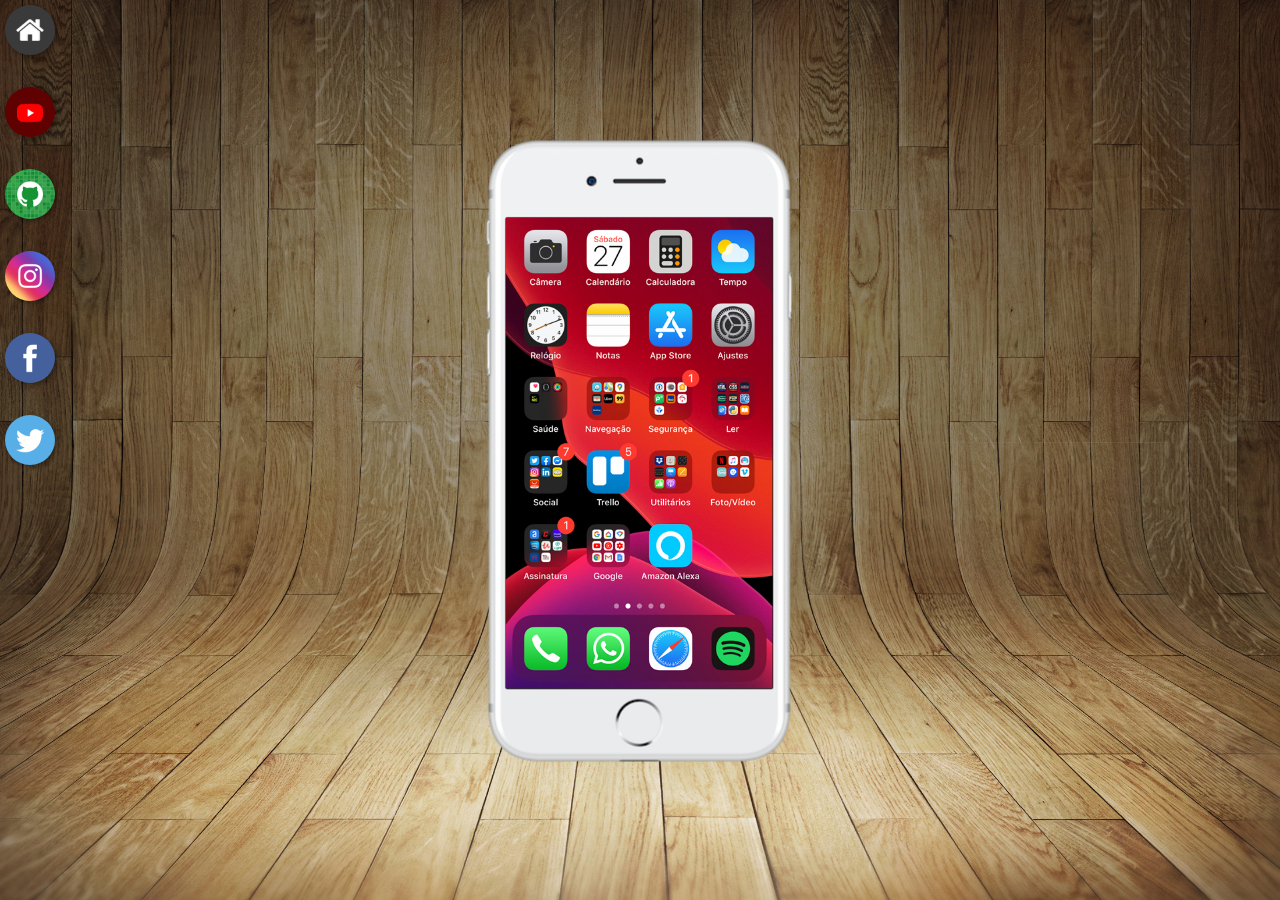
<file: index.html>
<!DOCTYPE html>
<html lang="pt-br">
  <head>
    <meta charset="UTF-8" />
    <meta http-equiv="X-UA-Compatible" content="IE=edge" />
    <meta name="viewport" content="width=device-width, initial-scale=1.0" />
    <link rel="shortcut icon" href="imagens/favicon.ico" type="image/x-icon" />
    <link rel="stylesheet" href="estilos/style.css" />
    <title>Projeto Redes Sociais</title>
  </head>
  <body>
    <!--<MAIN> Será meu conteudo principal e tera (2 <section>)-->
    <main>
      <section id="telefone">
        <iframe src="home.html" name="tela" id="tela" frameborder="0">
          Seu navegador não é compativel com isso.
        </iframe>
      </section>

      <section id="redes-sociais">
        <a href="home.html" target="tela">
          <img src="imagens/imagens/logo-home.jpg" alt="home" /></a
        ><br /><br />
        <a href="youtube.html" target="tela">
          <img src="imagens/imagens/logo-youtube.jpg" alt="youtube" /></a
        ><br /><br />
        <a href="github.html" target="tela">
          <img src="imagens/imagens/logo-github.jpg" alt="github" /></a
        ><br /><br />
        <a href="instagram.html" target="tela">
          <img src="imagens/imagens/logo-instagram.jpg" alt="instagram" /></a
        ><br /><br />
        <a href="facebook.html" target="tela">
          <img src="imagens/imagens/logo-facebook.jpg" alt="facebook" /></a
        ><br /><br />
        <a href="twitter.html" target="tela">
          <img src="imagens/imagens/logo-twitter.jpg" alt="twitter"
        /></a>
      </section>
    </main>
  </body>
</html>
</file>
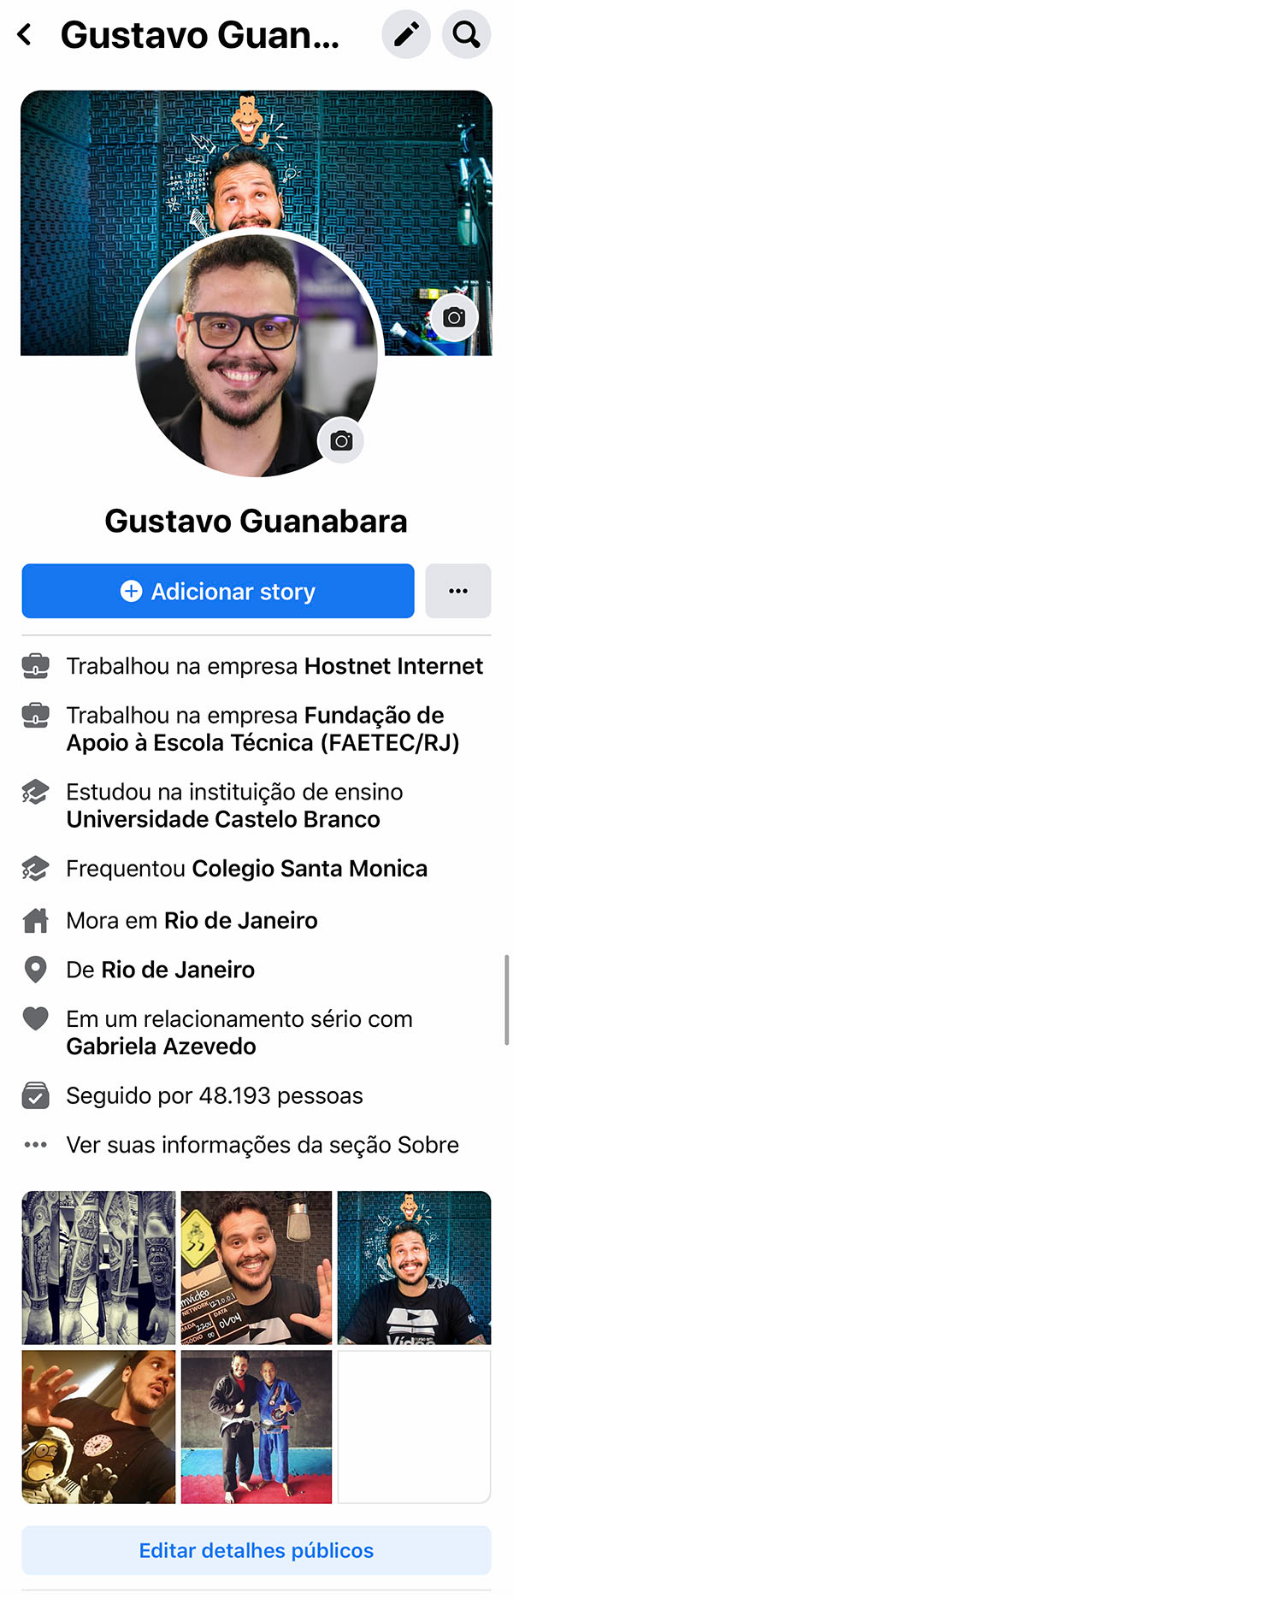
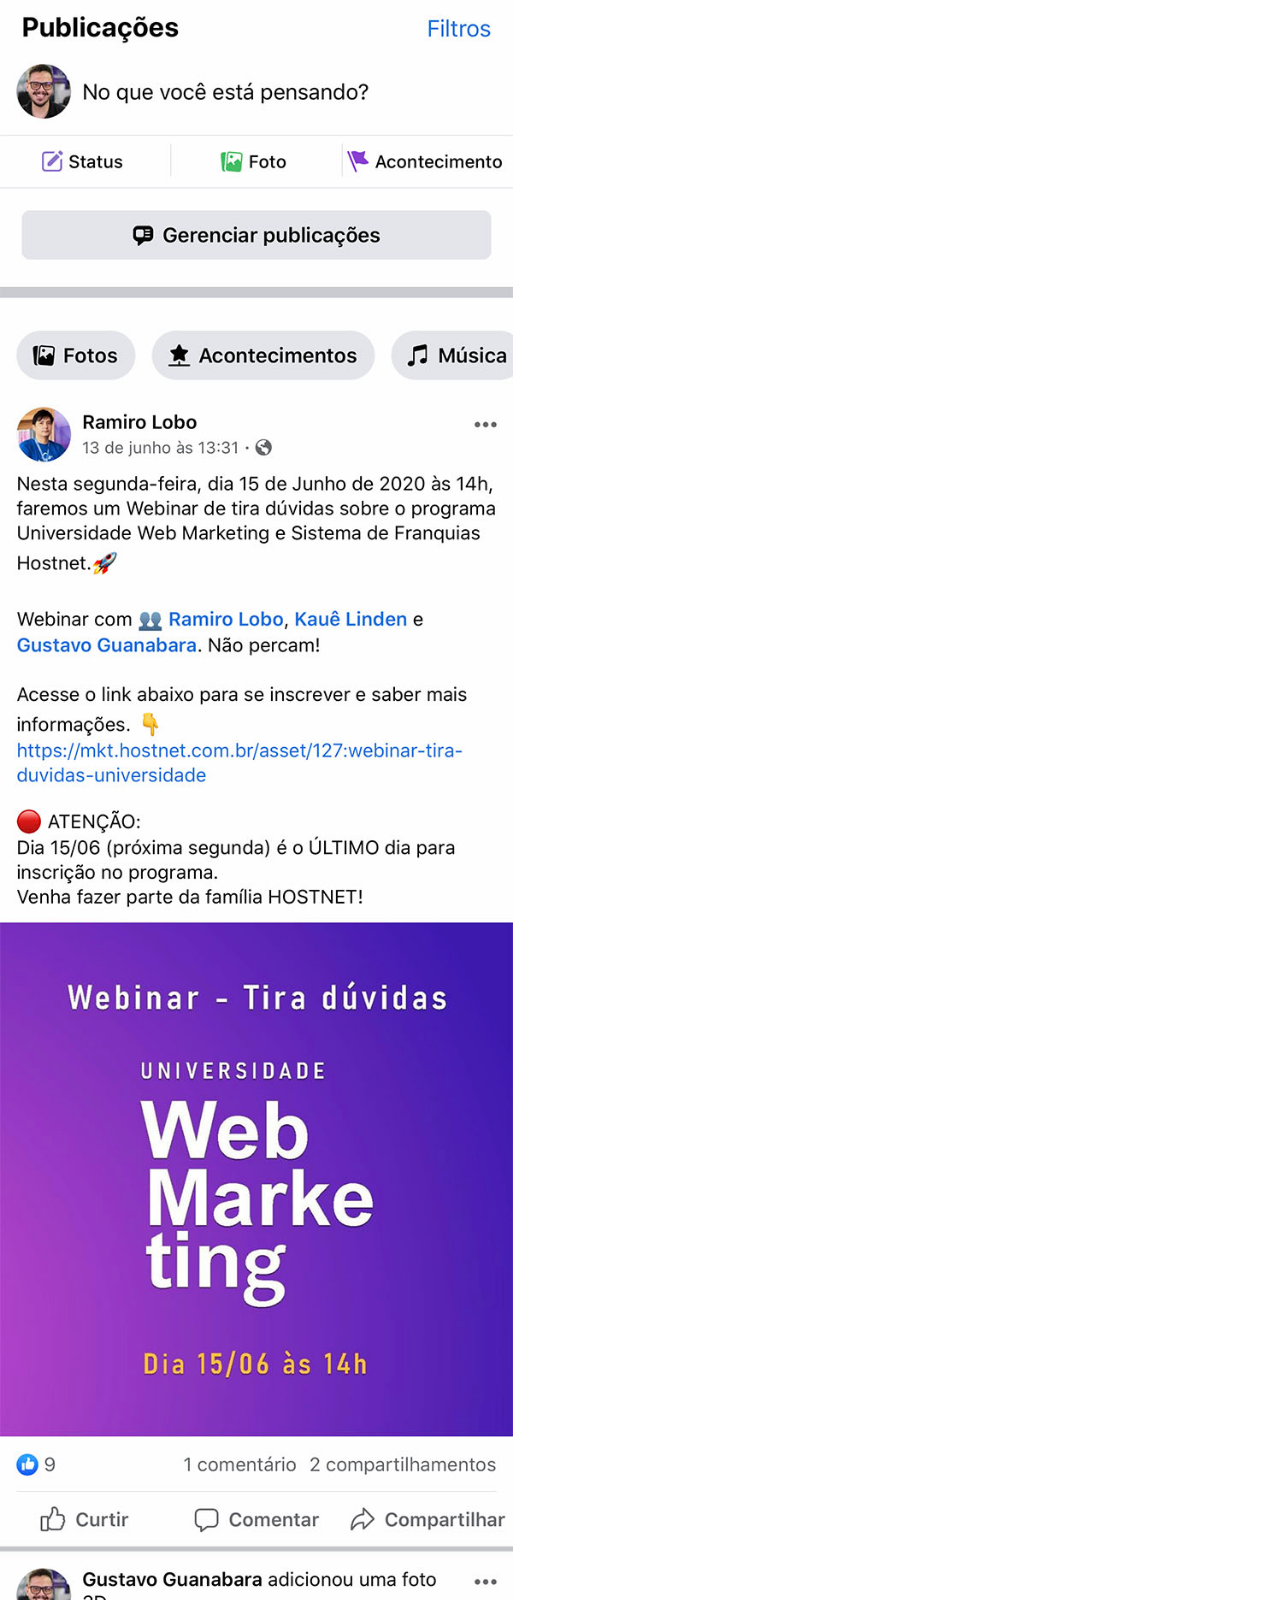
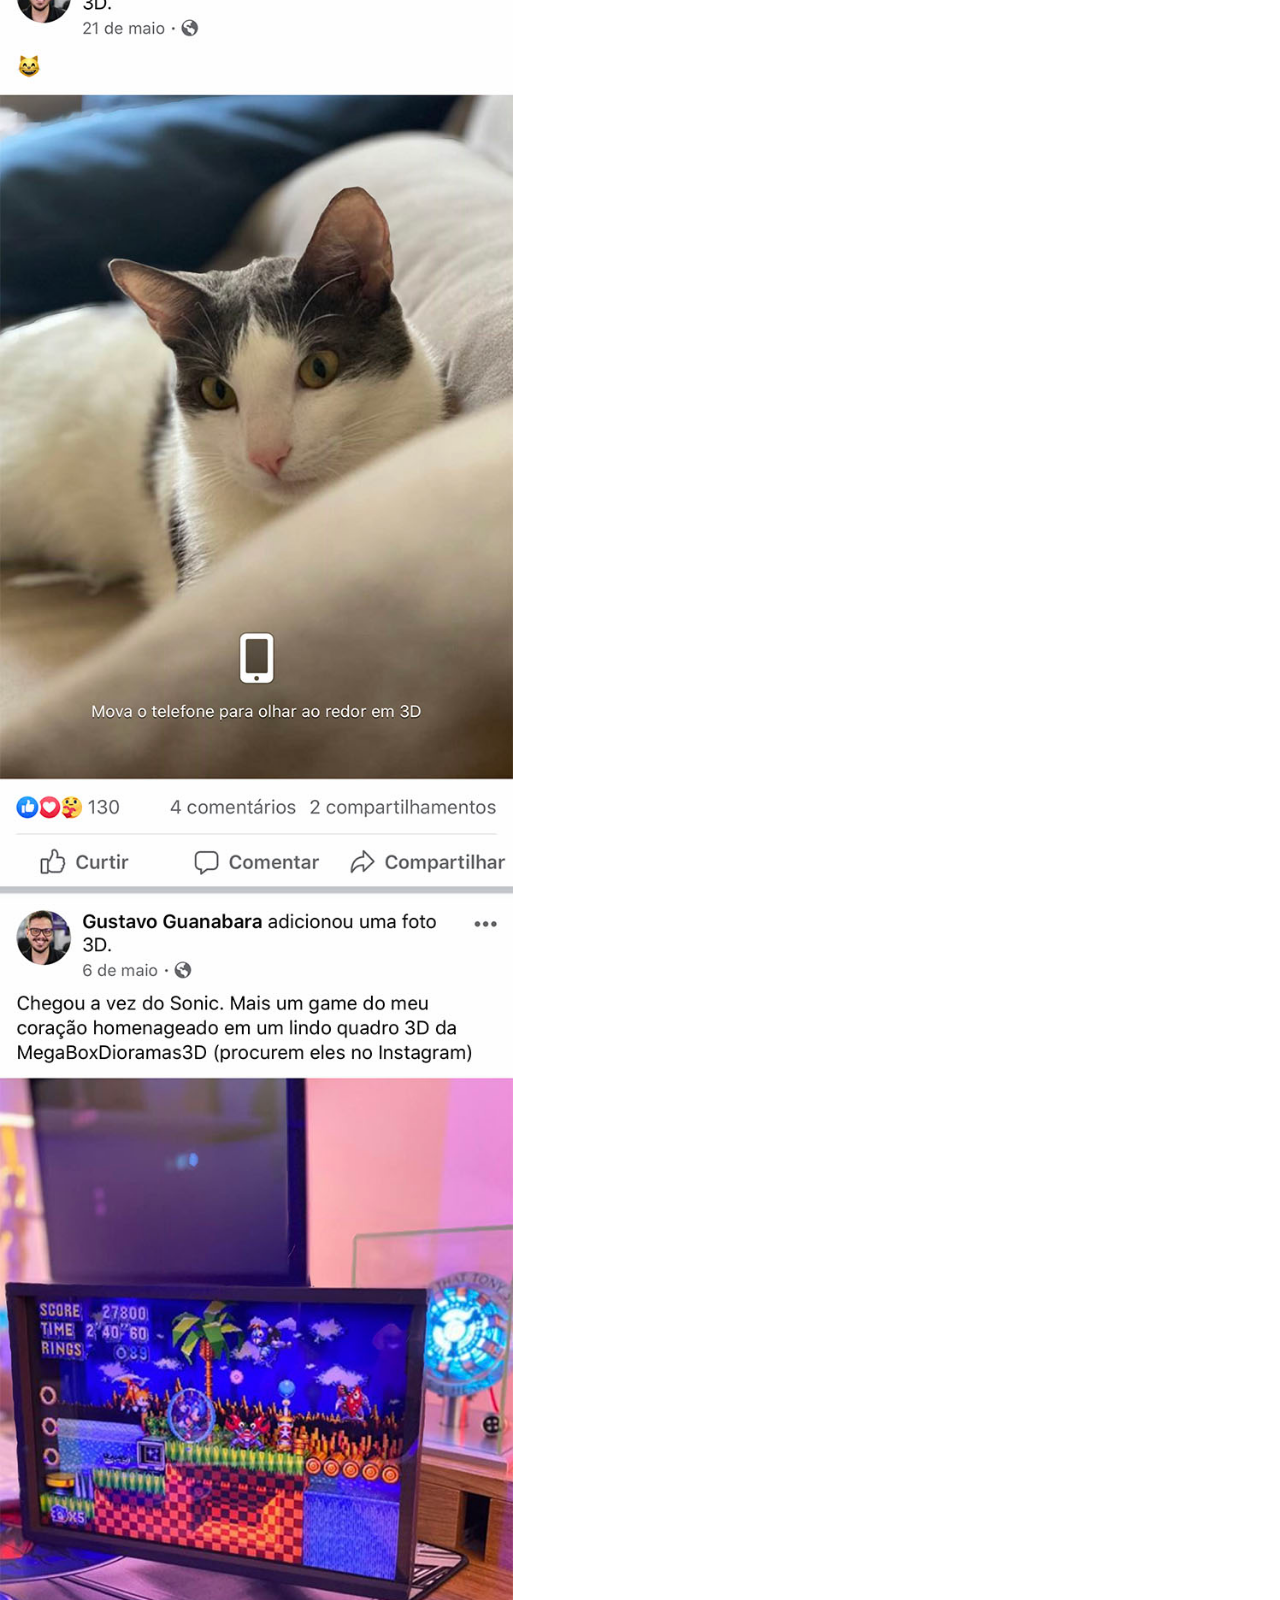
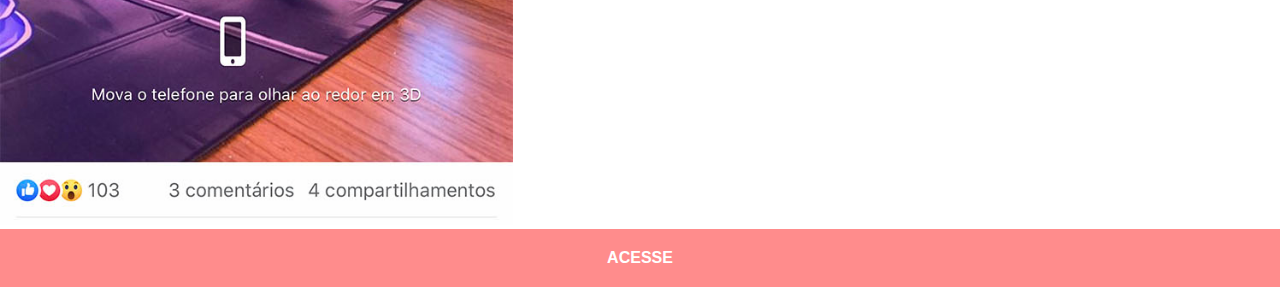
<file: facebook.html>
<!DOCTYPE html>
<html lang="pt-br">
  <head>
    <meta charset="UTF-8" />
    <meta http-equiv="X-UA-Compatible" content="IE=edge" />
    <meta name="viewport" content="width=device-width, initial-scale=1.0" />
    <title>Facebook</title>
    <link rel="stylesheet" href="estilo/social.css" />
  </head>
  <body>
    <img src="imagens/imagens/tela-facebook.jpg" alt="facebook" />
    <a href="https://www.facebook.com/gustavoguanabara" target="_blank"
      >ACESSE</a
    >
  </body>
</html>
</file>
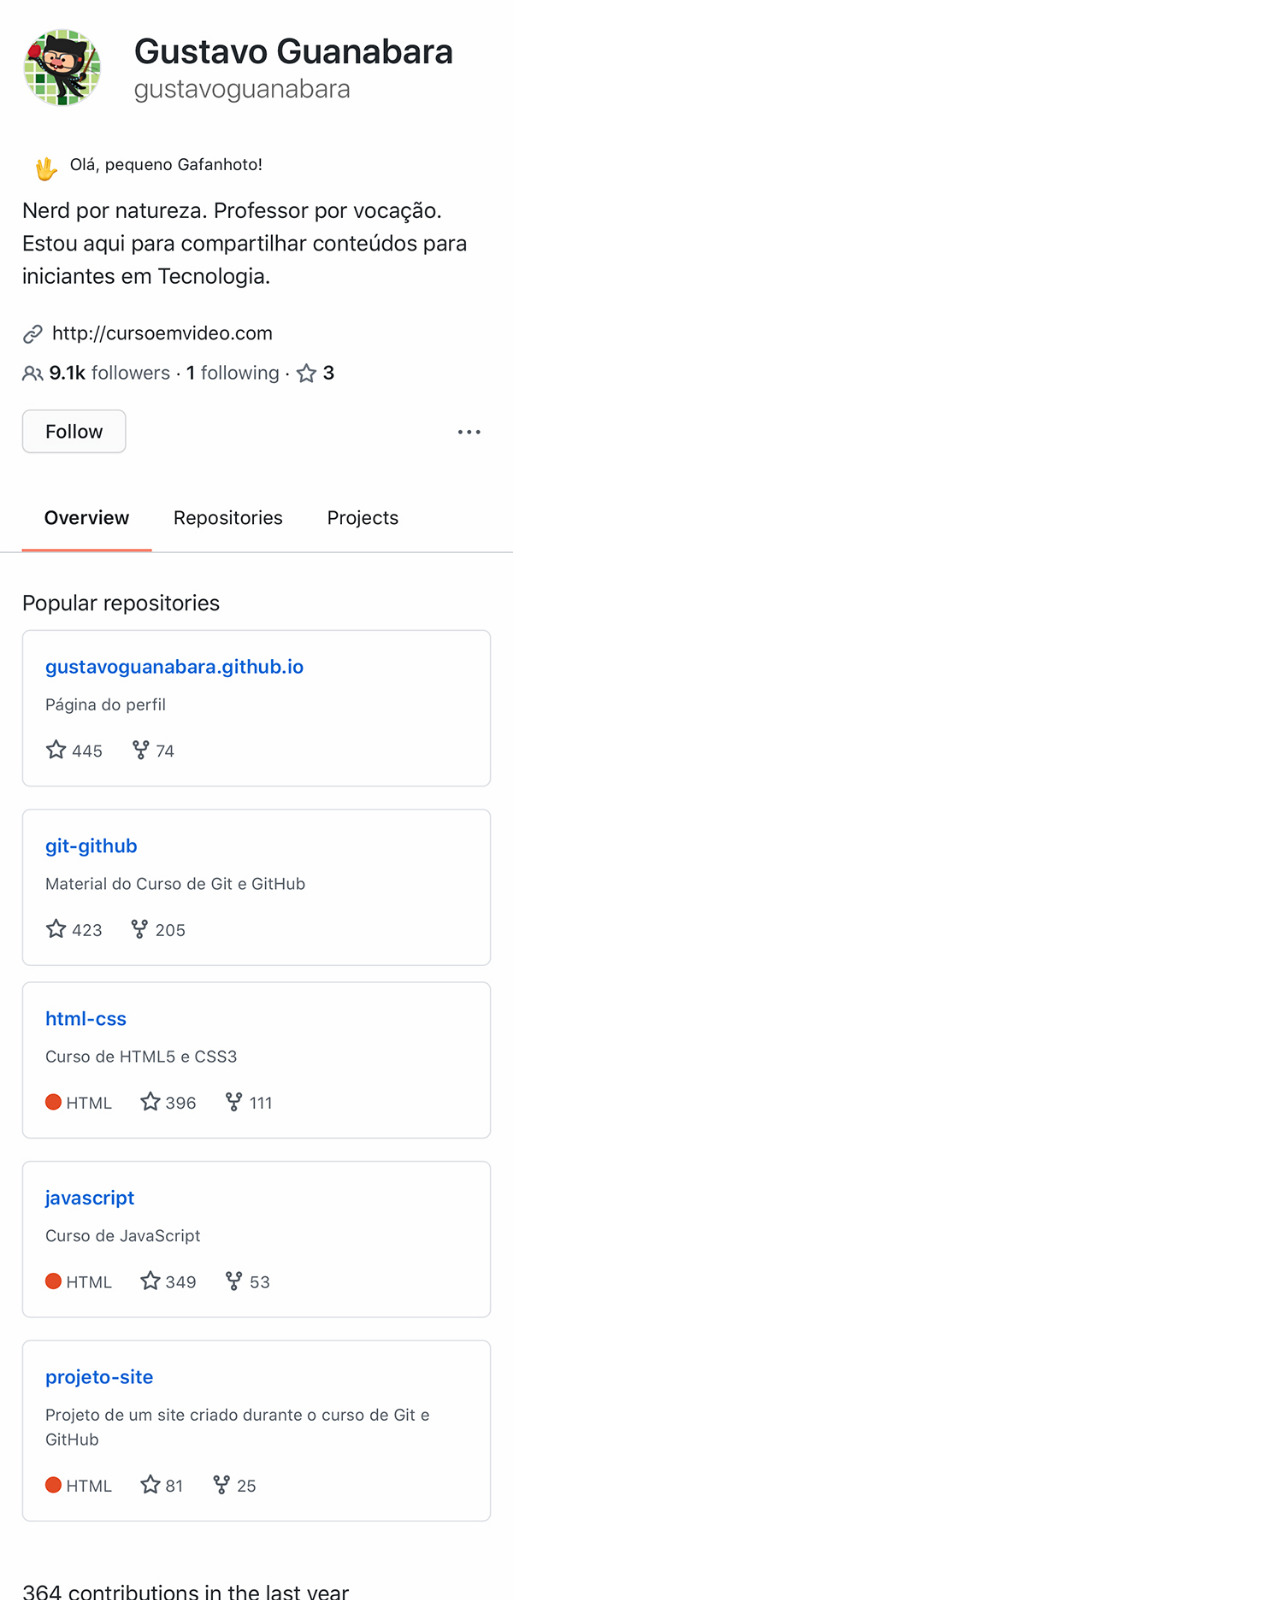
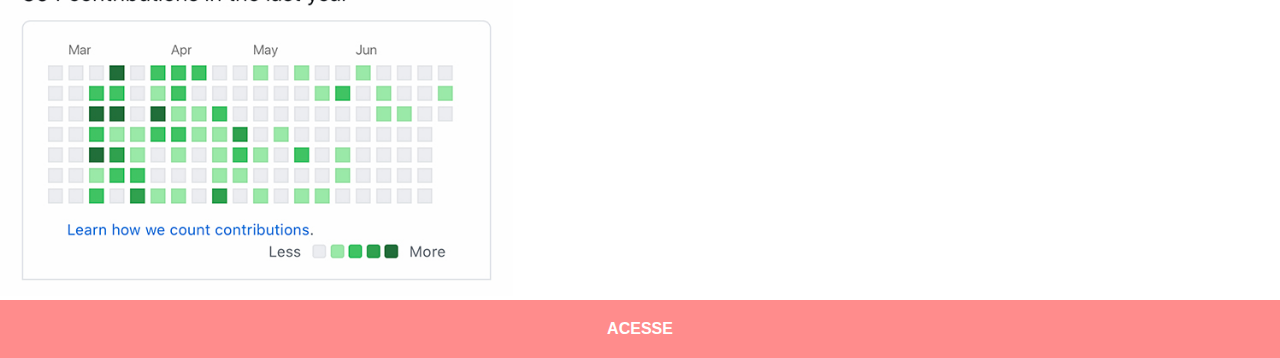
<file: github.html>
<!DOCTYPE html>
<html lang="pt-br">
  <head>
    <meta charset="UTF-8" />
    <meta http-equiv="X-UA-Compatible" content="IE=edge" />
    <meta name="viewport" content="width=device-width, initial-scale=1.0" />
    <link rel="stylesheet" href="estilo/social.css" />
    <title>GitHub</title>
  </head>
  <body>
    <img src="imagens/imagens/tela-github.jpg" alt="github" />
    <a href="https://github.com/gustavoguanabara" target="_blank">ACESSE</a>
  </body>
</html>
</file>
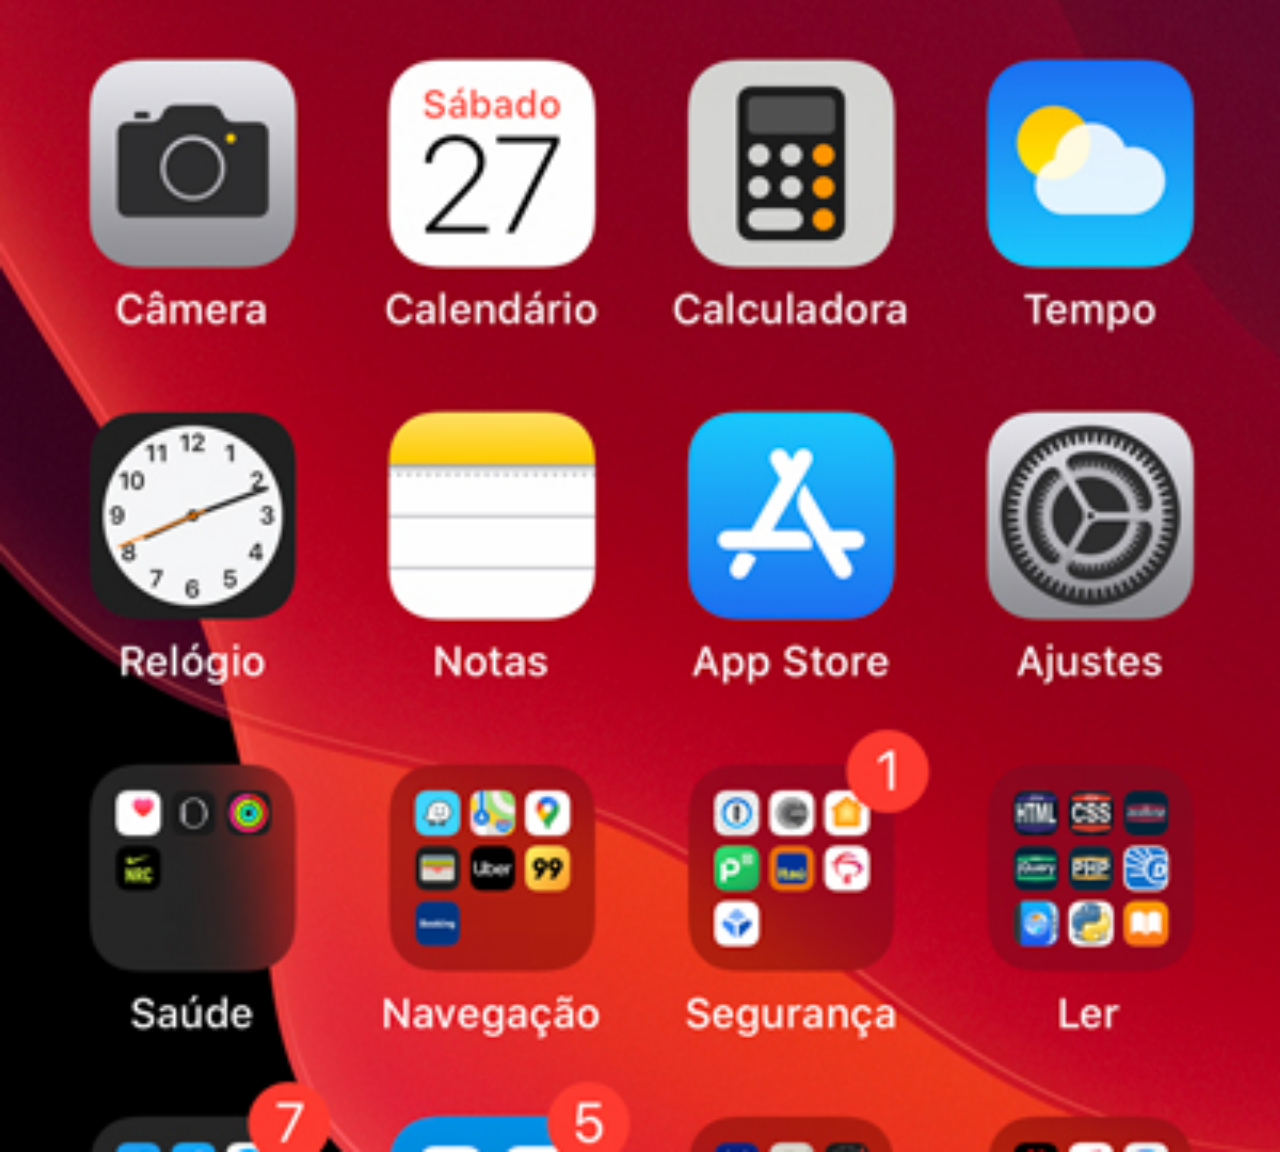
<file: home.html>
<!DOCTYPE html>
<html lang="pt-br">
  <head>
    <meta charset="UTF-8" />
    <meta http-equiv="X-UA-Compatible" content="IE=edge" />
    <meta name="viewport" content="width=device-width, initial-scale=1.0" />
    <title>Home</title>
  </head>
  <style>
    * {
      margin: 0px;
      padding: 0px;
    }

    body {
      height: 90vw;
      width: 50vh;
      background: black url(imagens/imagens/tela-home.jpg) no-repeat top center;
      background-size: cover;
    }
  </style>
  <body></body>
</html>
</file>
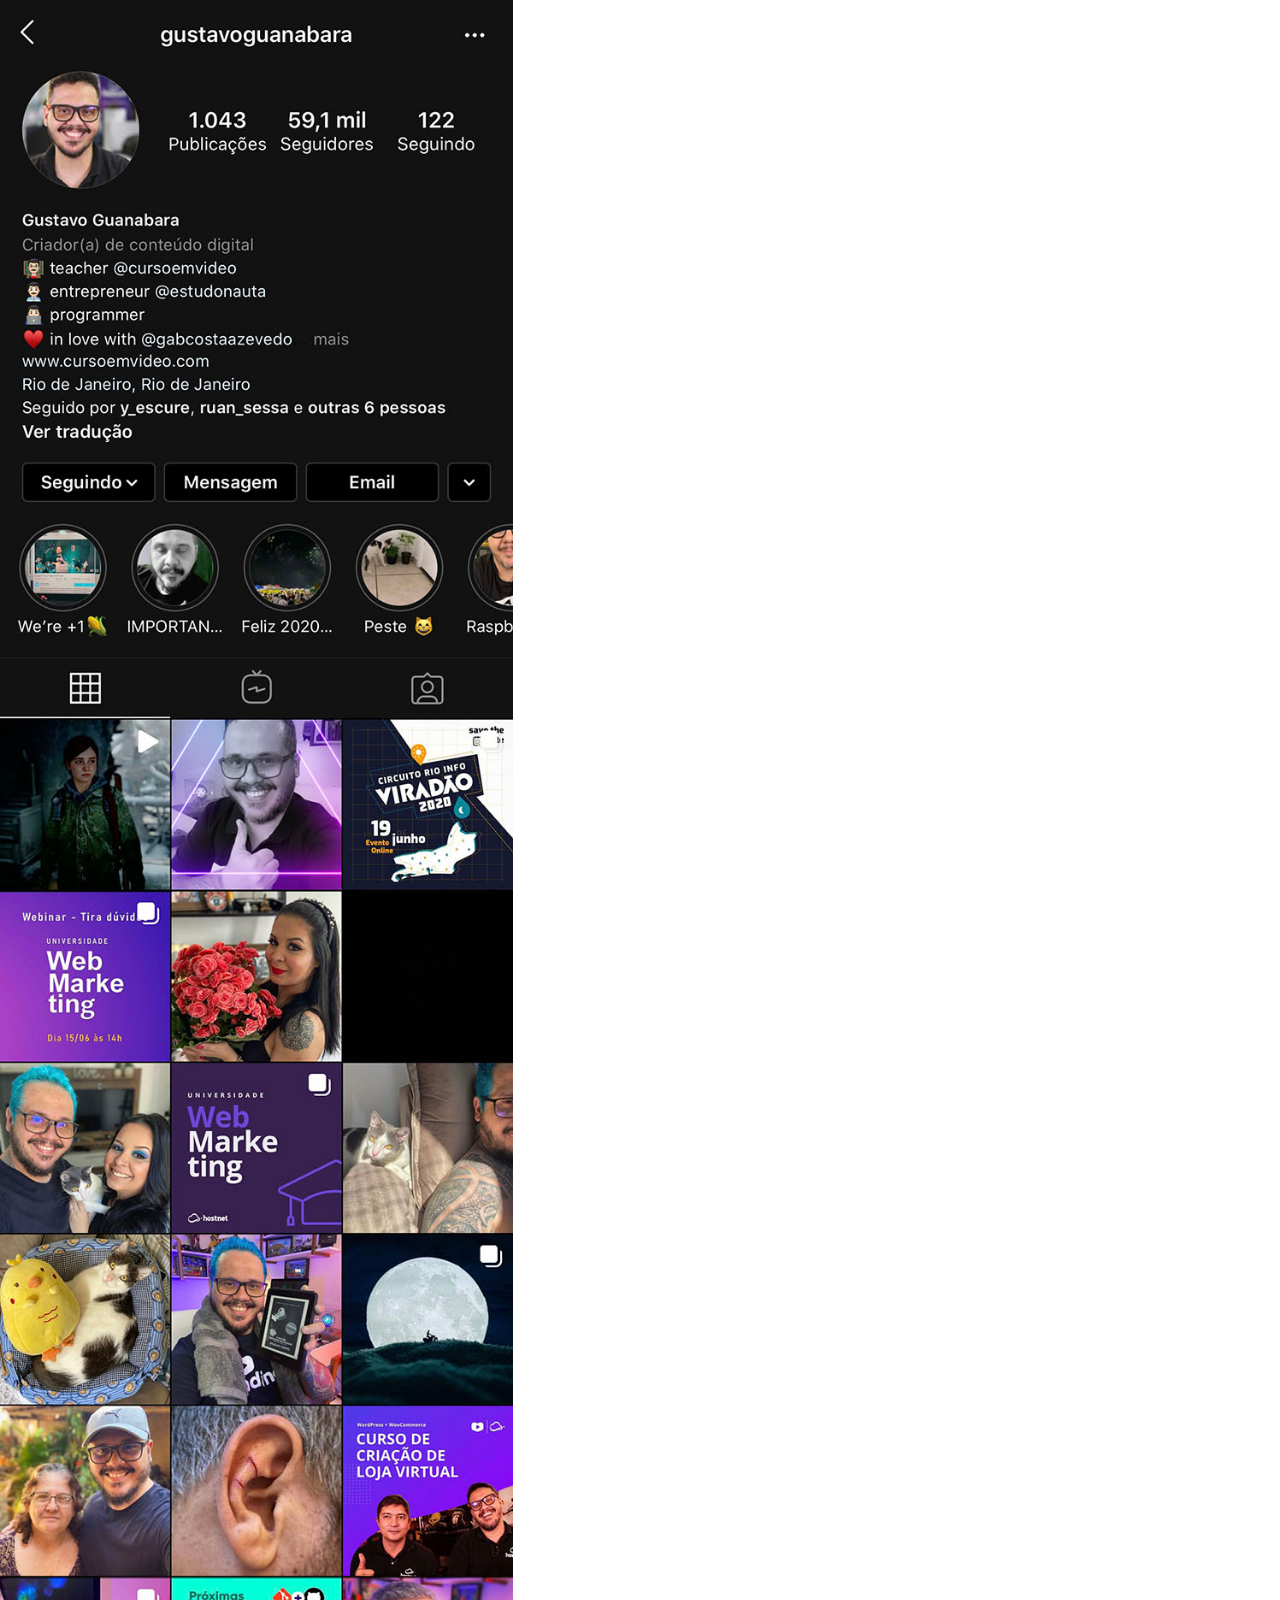
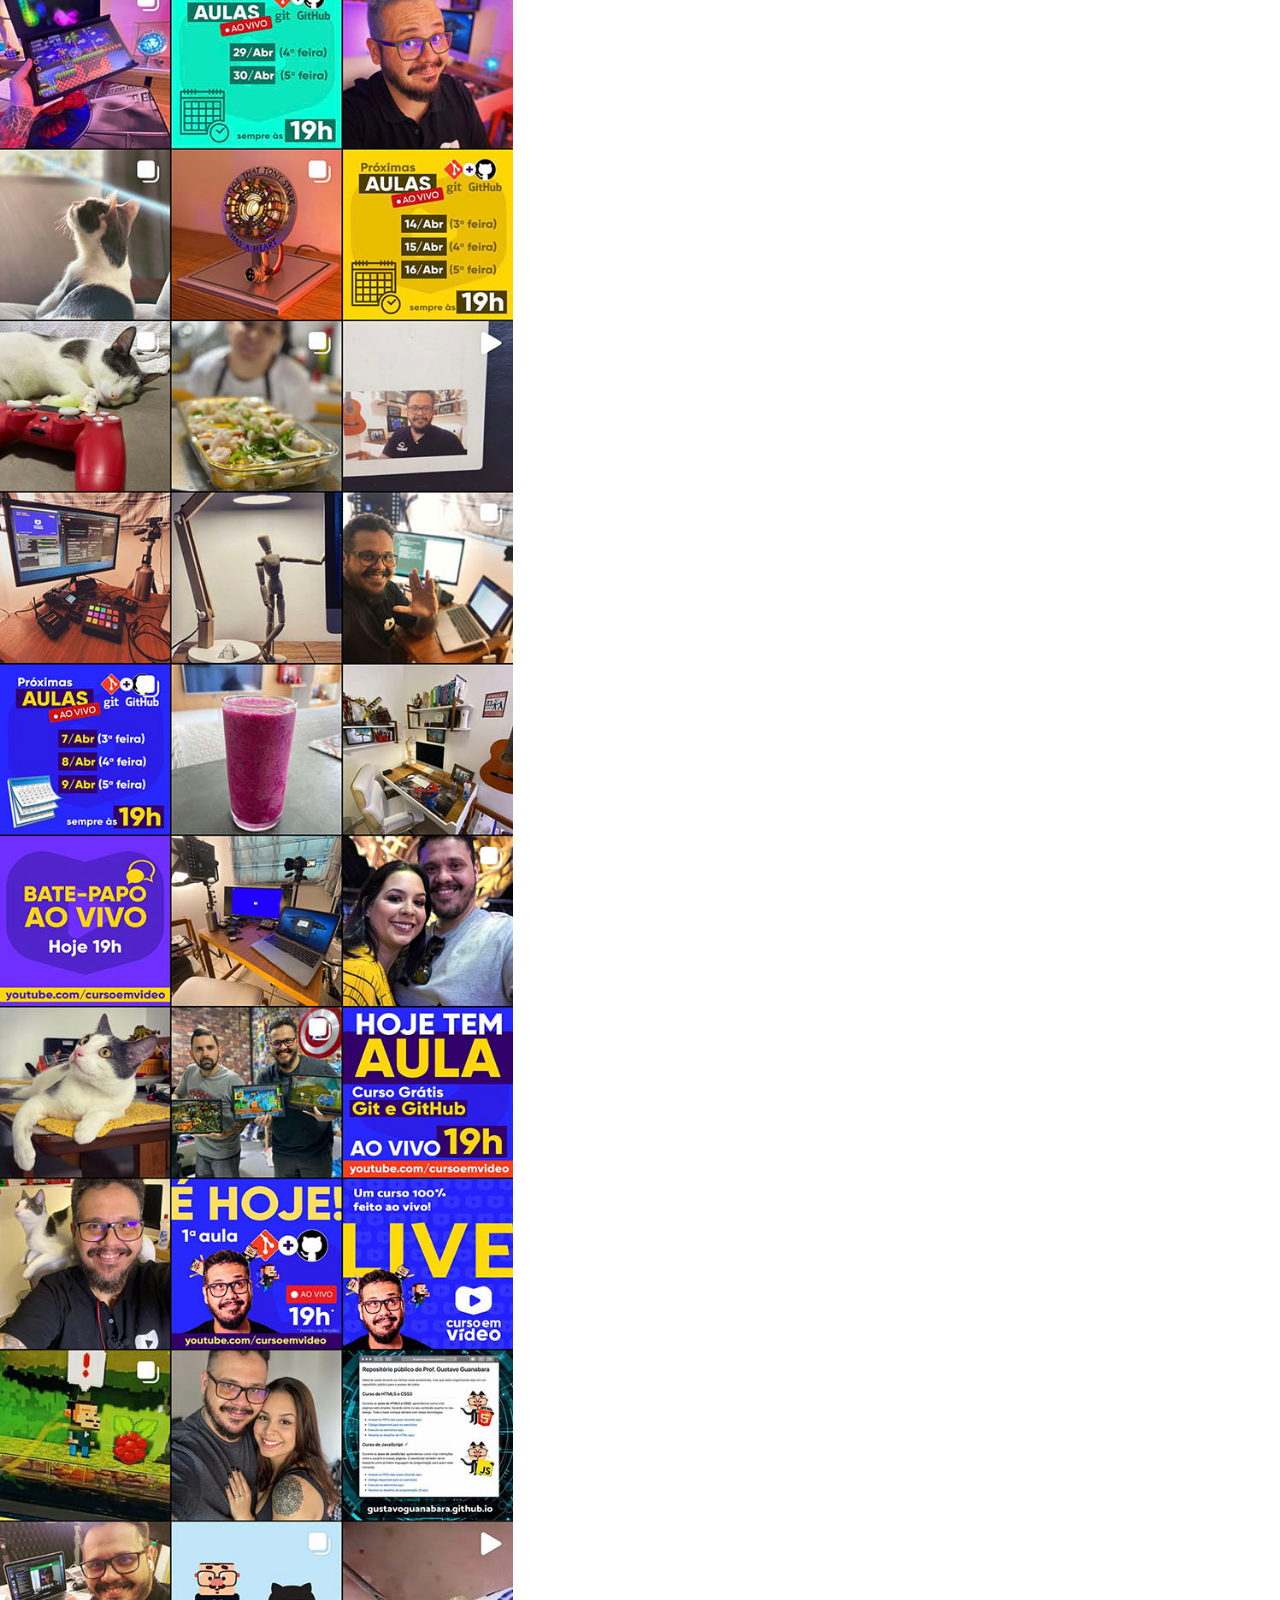
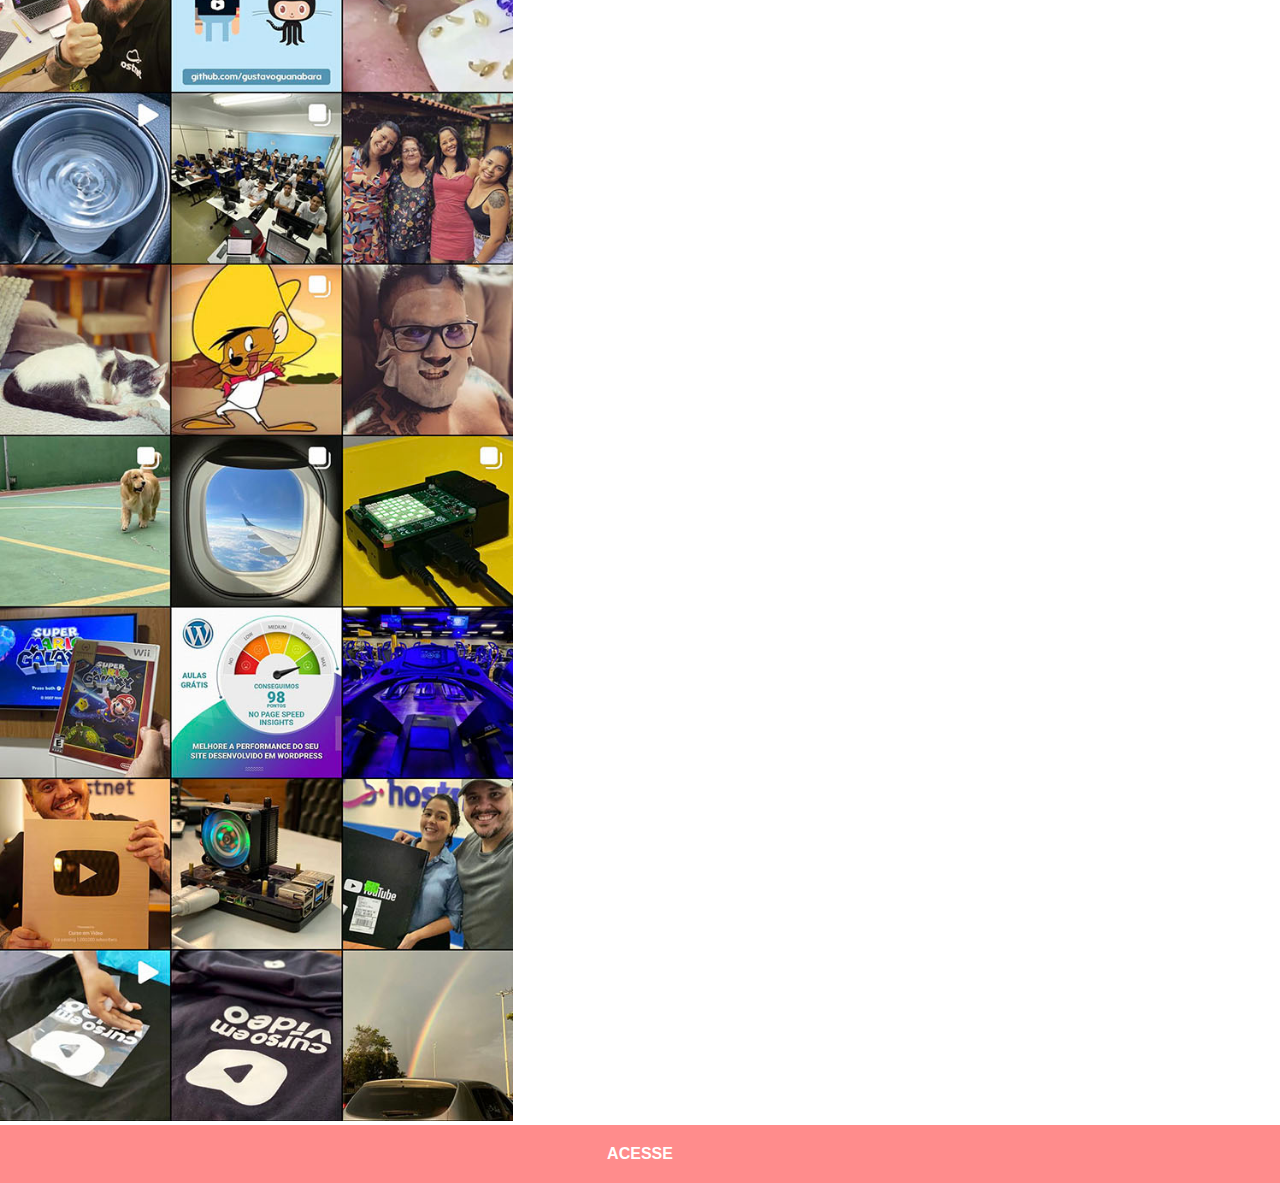
<file: instagram.html>
<!DOCTYPE html>
<html lang="pt-br">
  <head>
    <meta charset="UTF-8" />
    <meta http-equiv="X-UA-Compatible" content="IE=edge" />
    <meta name="viewport" content="width=device-width, initial-scale=1.0" />
    <title>Instagram</title>
    <link rel="stylesheet" href="estilo/social.css" />
  </head>
  <body>
    <img src="imagens/imagens/tela-instagram.jpg" alt="instagram" />
    <a href="https://www.instagram.com/gustavoguanabara/" target="_blank"
      >ACESSE</a
    >
  </body>
</html>
</file>
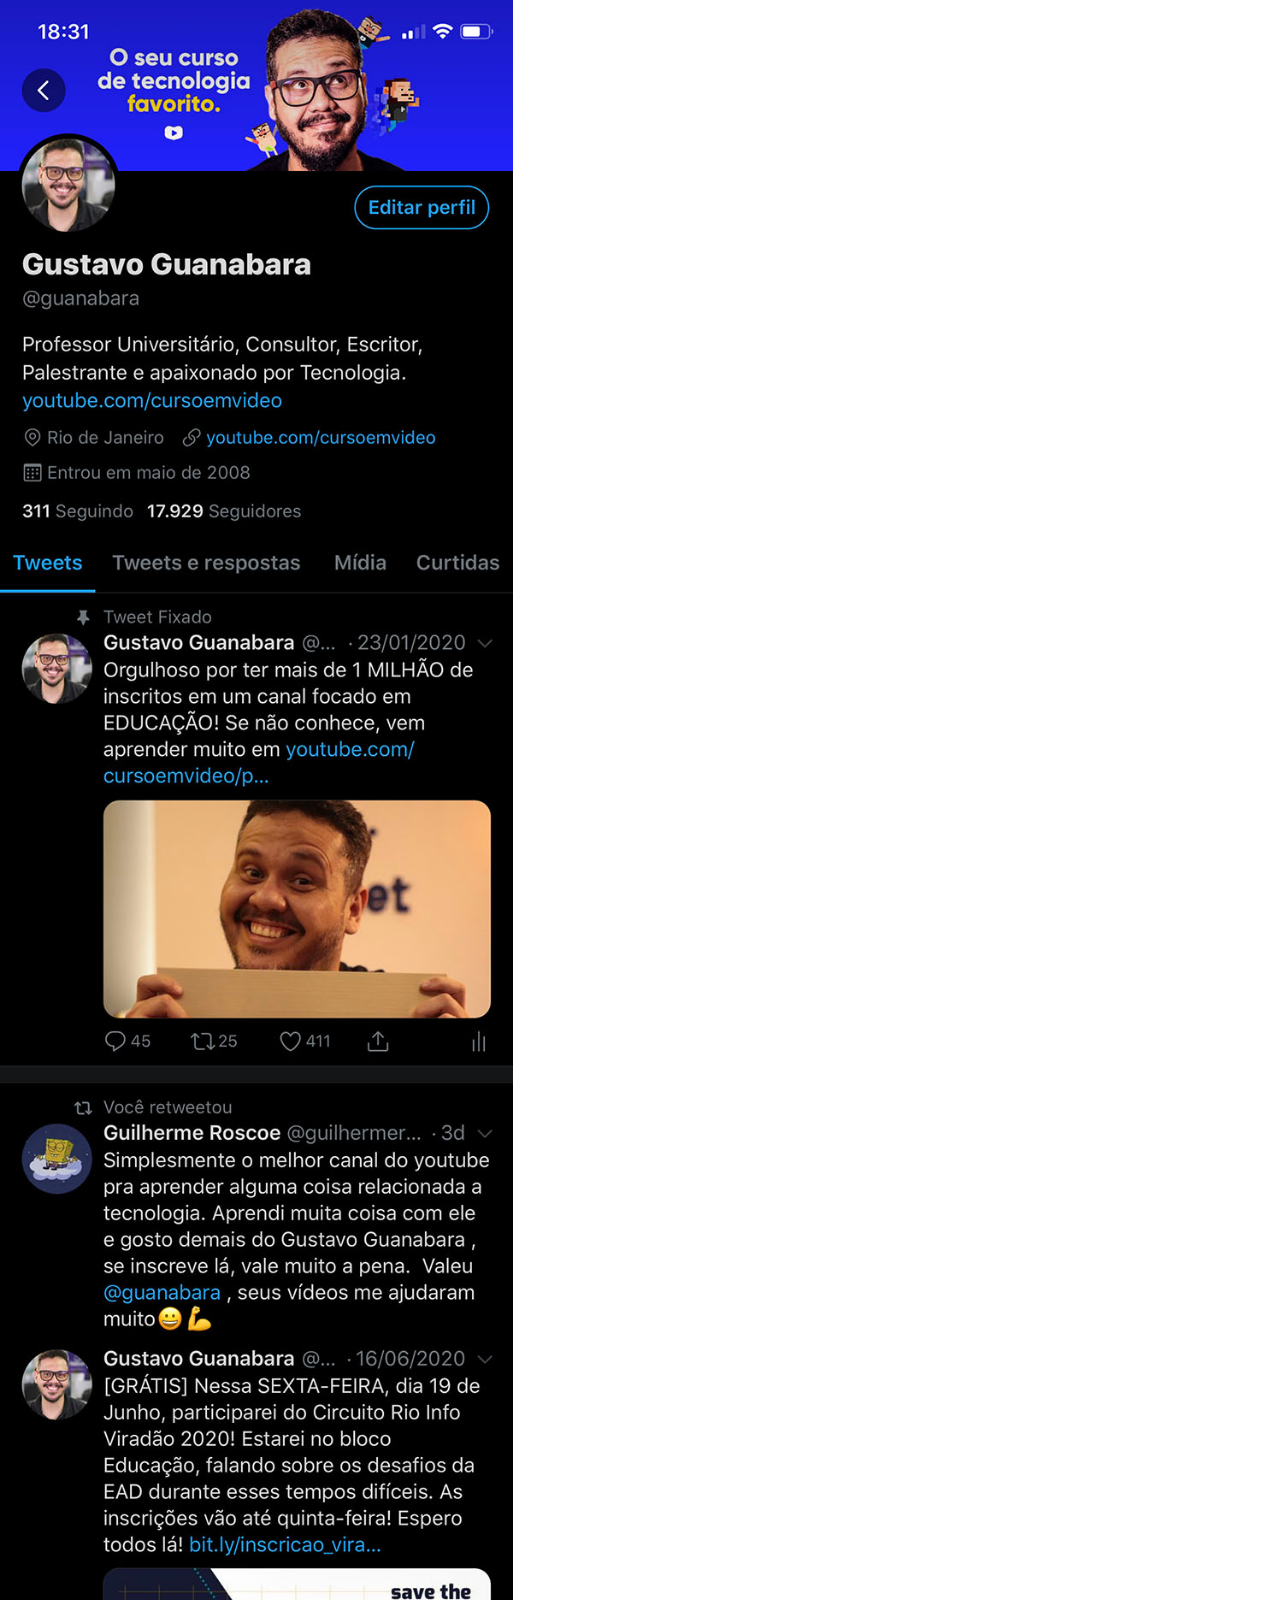
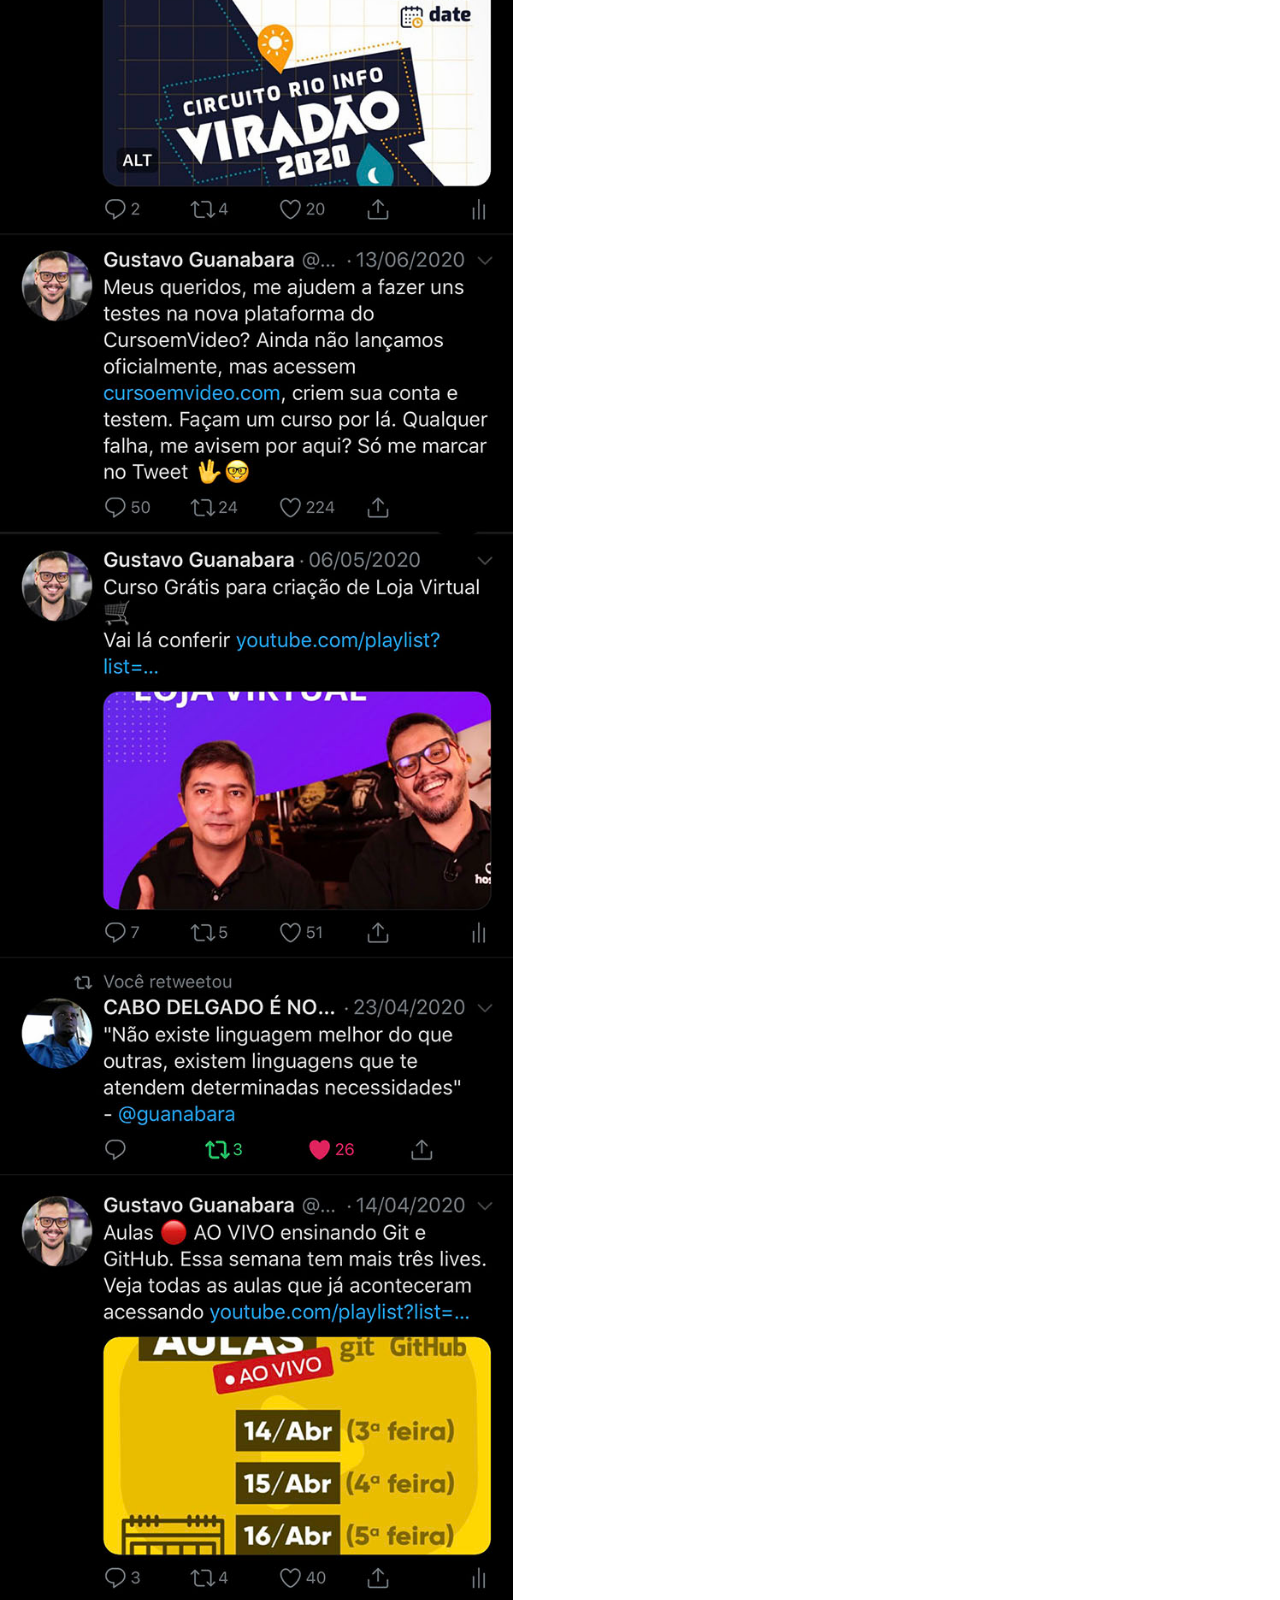
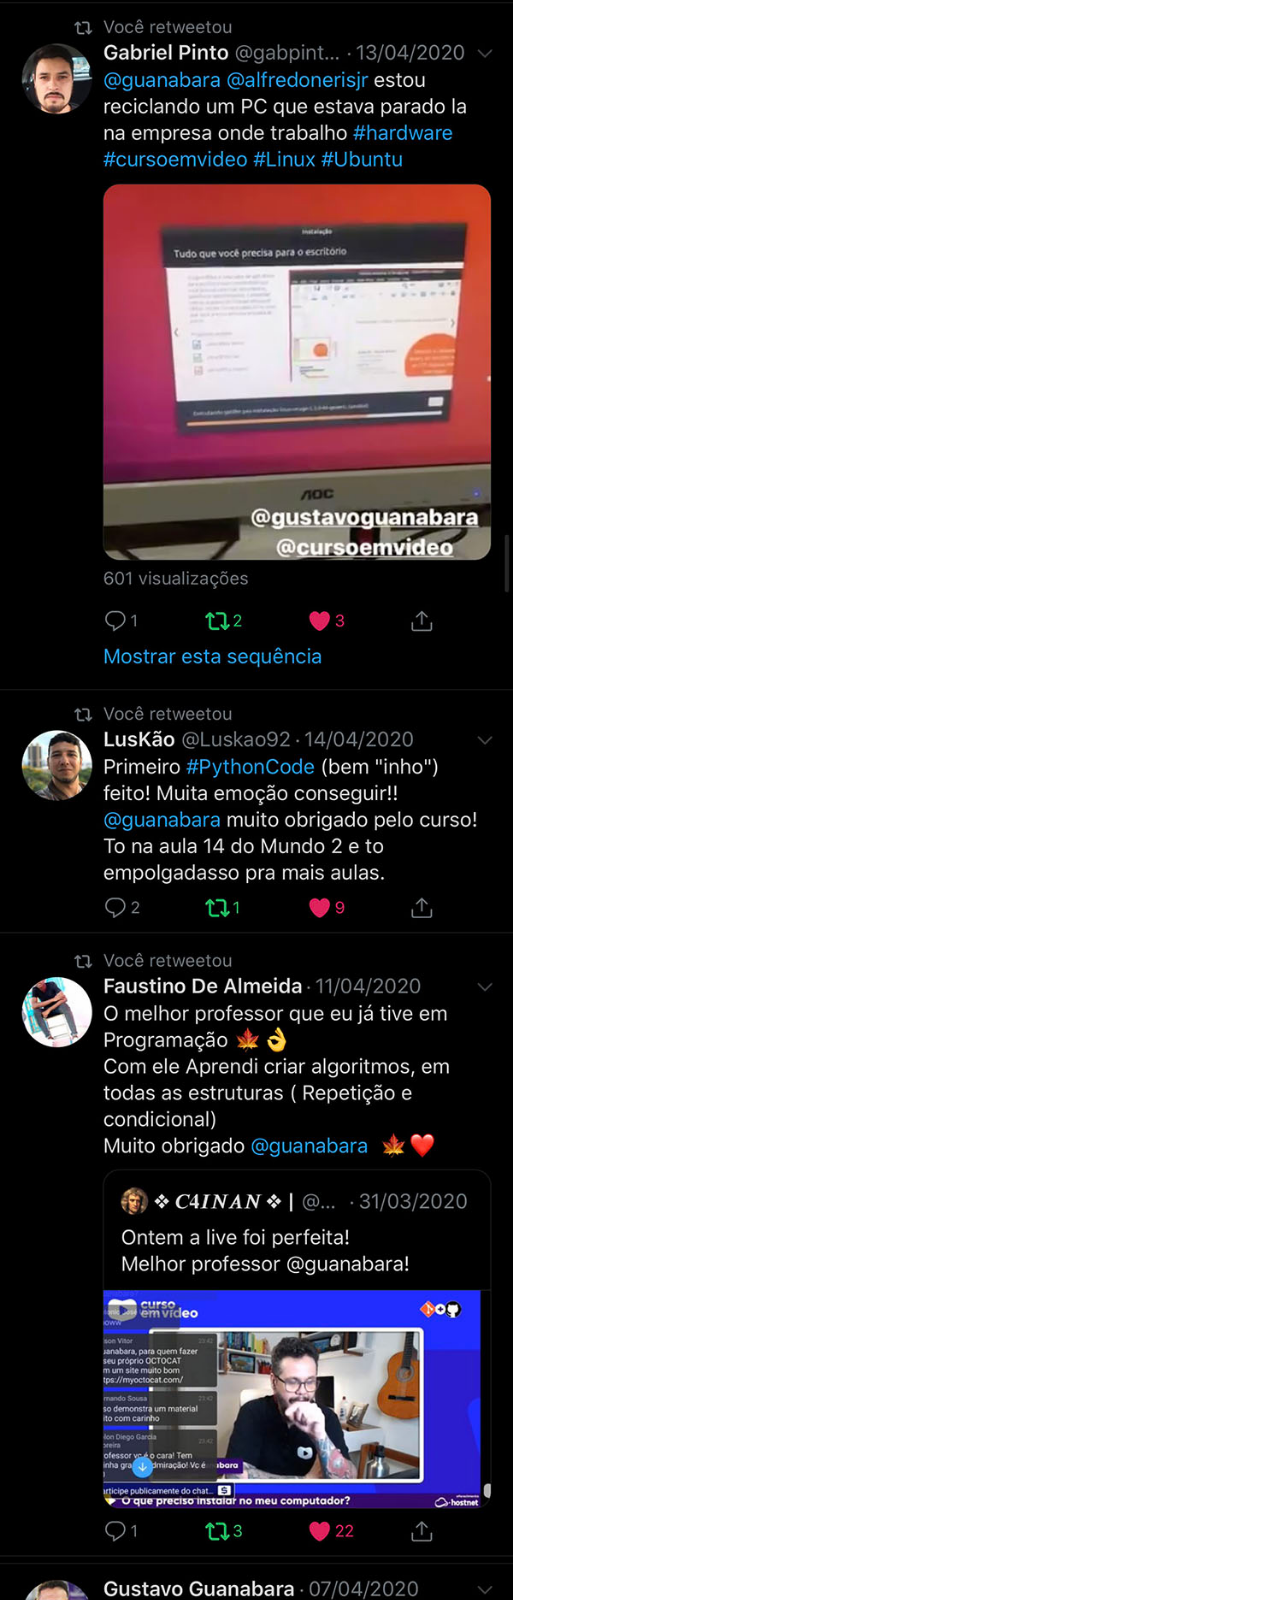
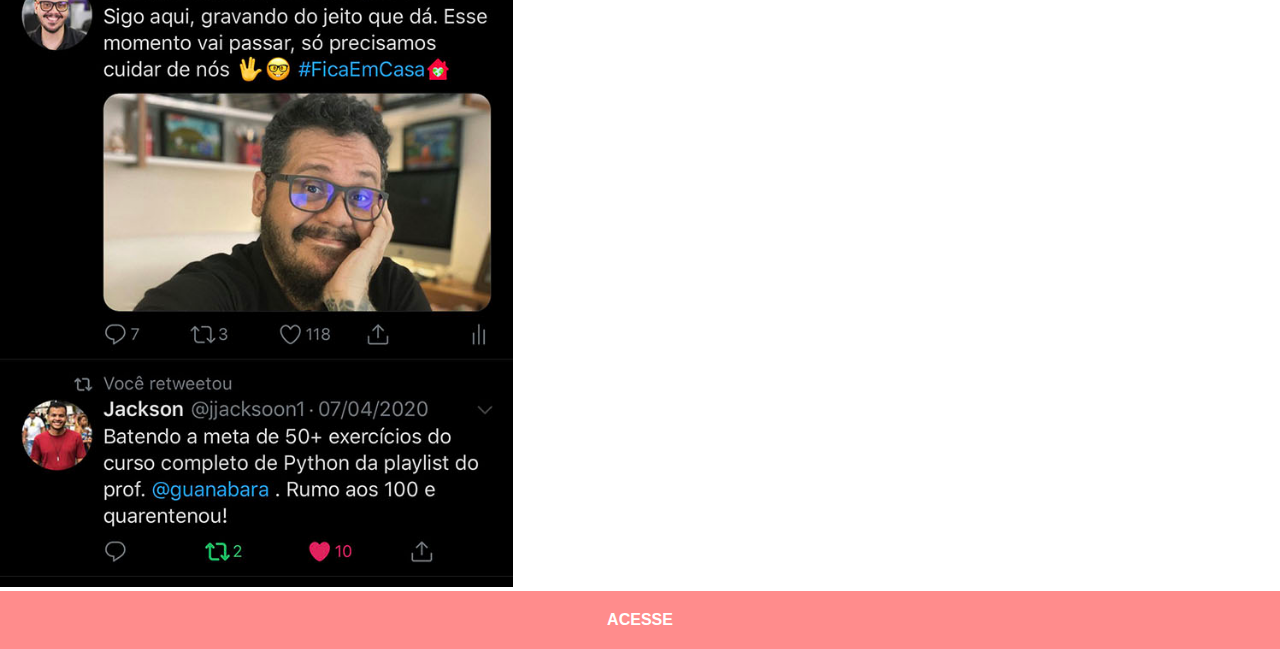
<file: twitter.html>
<!DOCTYPE html>
<html lang="pt-br">
  <head>
    <meta charset="UTF-8" />
    <meta http-equiv="X-UA-Compatible" content="IE=edge" />
    <meta name="viewport" content="width=device-width, initial-scale=1.0" />
    <title>Twitter</title>
    <link rel="stylesheet" href="estilo/social.css" />
  </head>
  <body>
    <img src="imagens/imagens/tela-twitter.jpg" alt="twitter" />
    <a href="https://twitter.com/guanabara" target="_blank">ACESSE</a>
  </body>
</html>
</file>
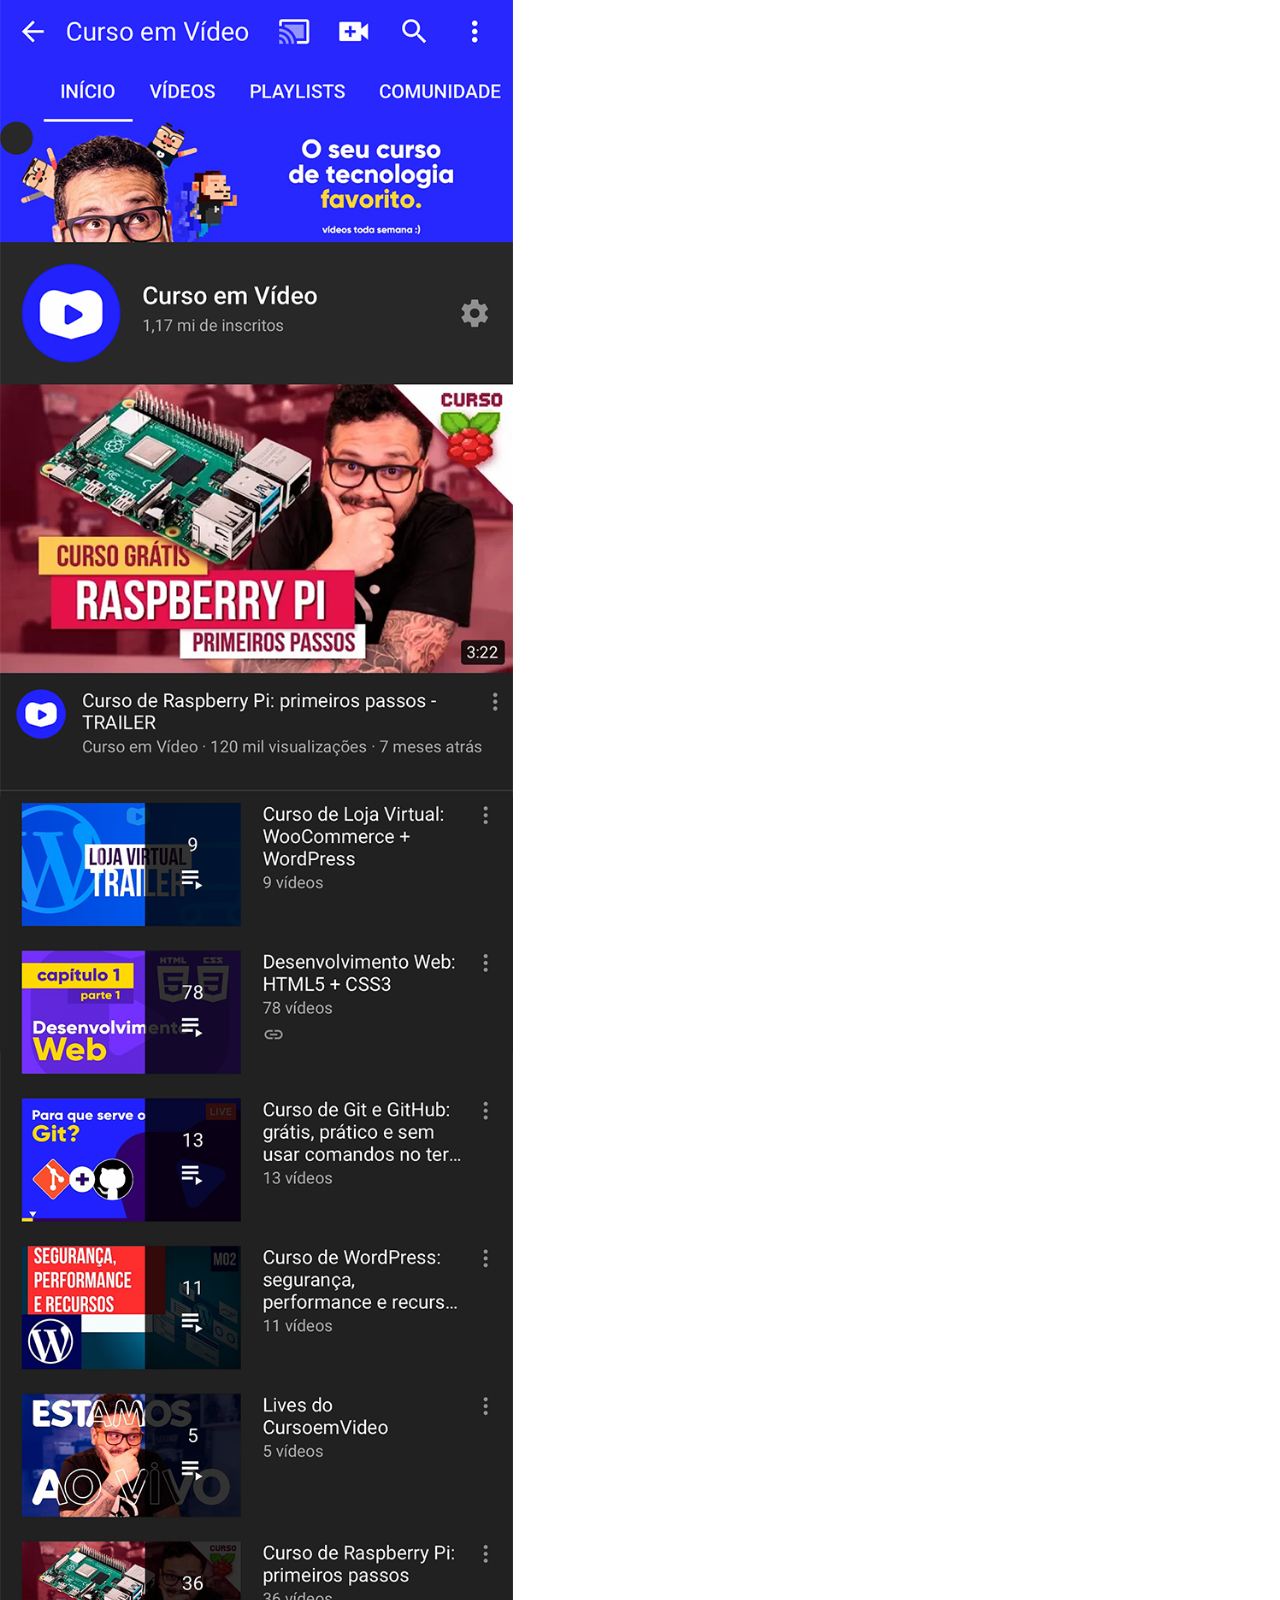
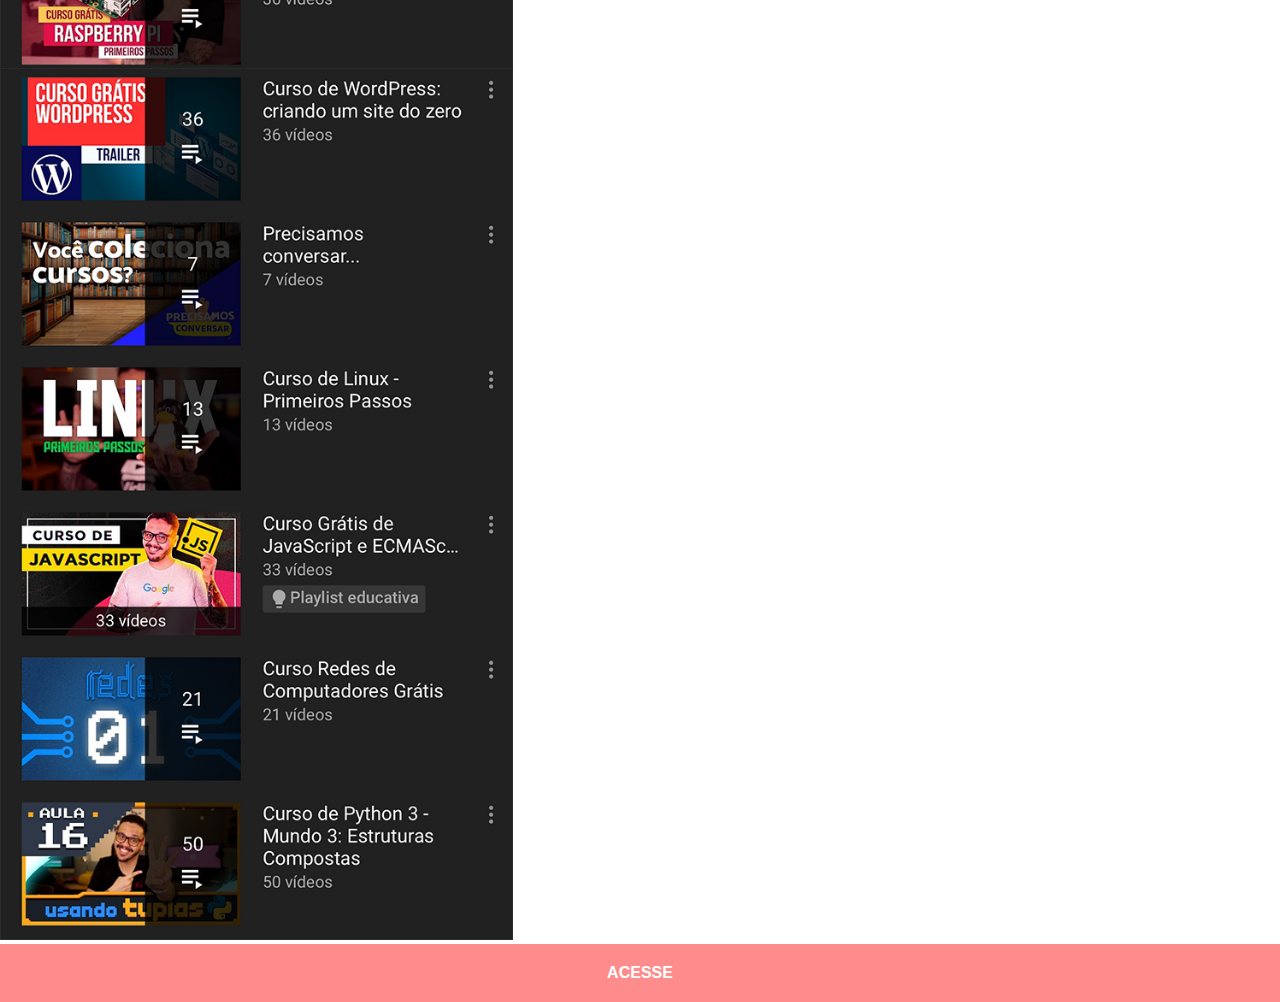
<file: youtube.html>
<!DOCTYPE html>
<html lang="pt-br">
  <head>
    <meta charset="UTF-8" />
    <meta http-equiv="X-UA-Compatible" content="IE=edge" />
    <meta name="viewport" content="width=device-width, initial-scale=1.0" />
    <title>YouTube</title>
    <link rel="stylesheet" href="estilo/social.css" />
  </head>
  <body>
    <img src="imagens/imagens/tela-youtube.png" alt="YouTube" />
    <a href="https://www.youtube.com/@CursoemVideo/playlists" target="_blank"
      >ACESSE</a
    >
  </body>
</html>
</file>
<file: estilos/style.css>
@charset "UTF - 8";

* {
  margin: 0px;
  padding: 0px;
  font-family: Arial, Helvetica, sans-serif;
}

::-webkit-scrollbar {
  width: 0px;
  height: 0px;
}
/*(height: 100vh) é altura total do meu navegador. E (width: 100vw) é a largura total do meu navegador*/
html,
body {
  height: 100vh;
  width: 95vw;
}

body {
  background: url('../imagens/imagens/fundo-madeira.jpg') no-repeat top center;
  background-size: cover;
  background-attachment: fixed;
}

main {
  position: relative;
  height: 100vh;
}

section#telefone {
  position: absolute;
  top: 50%;
  left: 50%;
  transform: translate(-40%, -50%);

  height: 625px;
  width: 311px;
  background: url(../imagens/imagens/frame-iphone.png) no-repeat;
}

iframe#tela {
  position: relative;
  top: 80px;
  left: 22px;
  width: 267px;
  height: 471px;
}

section#redes-sociais img {
  width: 50px;
  margin: 5px;
  border-radius: 50%;
  box-shadow: 2px 2px 5px rgba(0, 0, 0, 0.4);
  box-sizing: border-box;
}

section#redes-sociais img:hover {
  border: 2px solid rgb(255, 255, 255);
  transform: translate(-3px -3px);
  box-shadow: 5px 5px 10px rgba(0, 0, 0, 0.404);
  transition: transform 0.5s;
  border: 1s;
}
</file>
<file: estilo/social.css>
@charset "UTF-8";

* {
  margin: 0px;
  padding: 0px;
  font-family: Arial, Helvetica, sans-serif;
}
/*::-webkit-scrollbar {width: 0px;height: 0px; (esconde a barra de rolagem*/
::-webkit-scrollbar {
  width: 0px;
  height: 0px;
}
img {
  width: 57vh;
}

a {
  display: block;
  background-color: rgba(255, 0, 0, 0.45);
  color: white;
  padding: 20px;
  text-align: center;
  font-weight: bolder;
  text-decoration: none;
}

a:hover {
  background-color: red;
}
</file>
